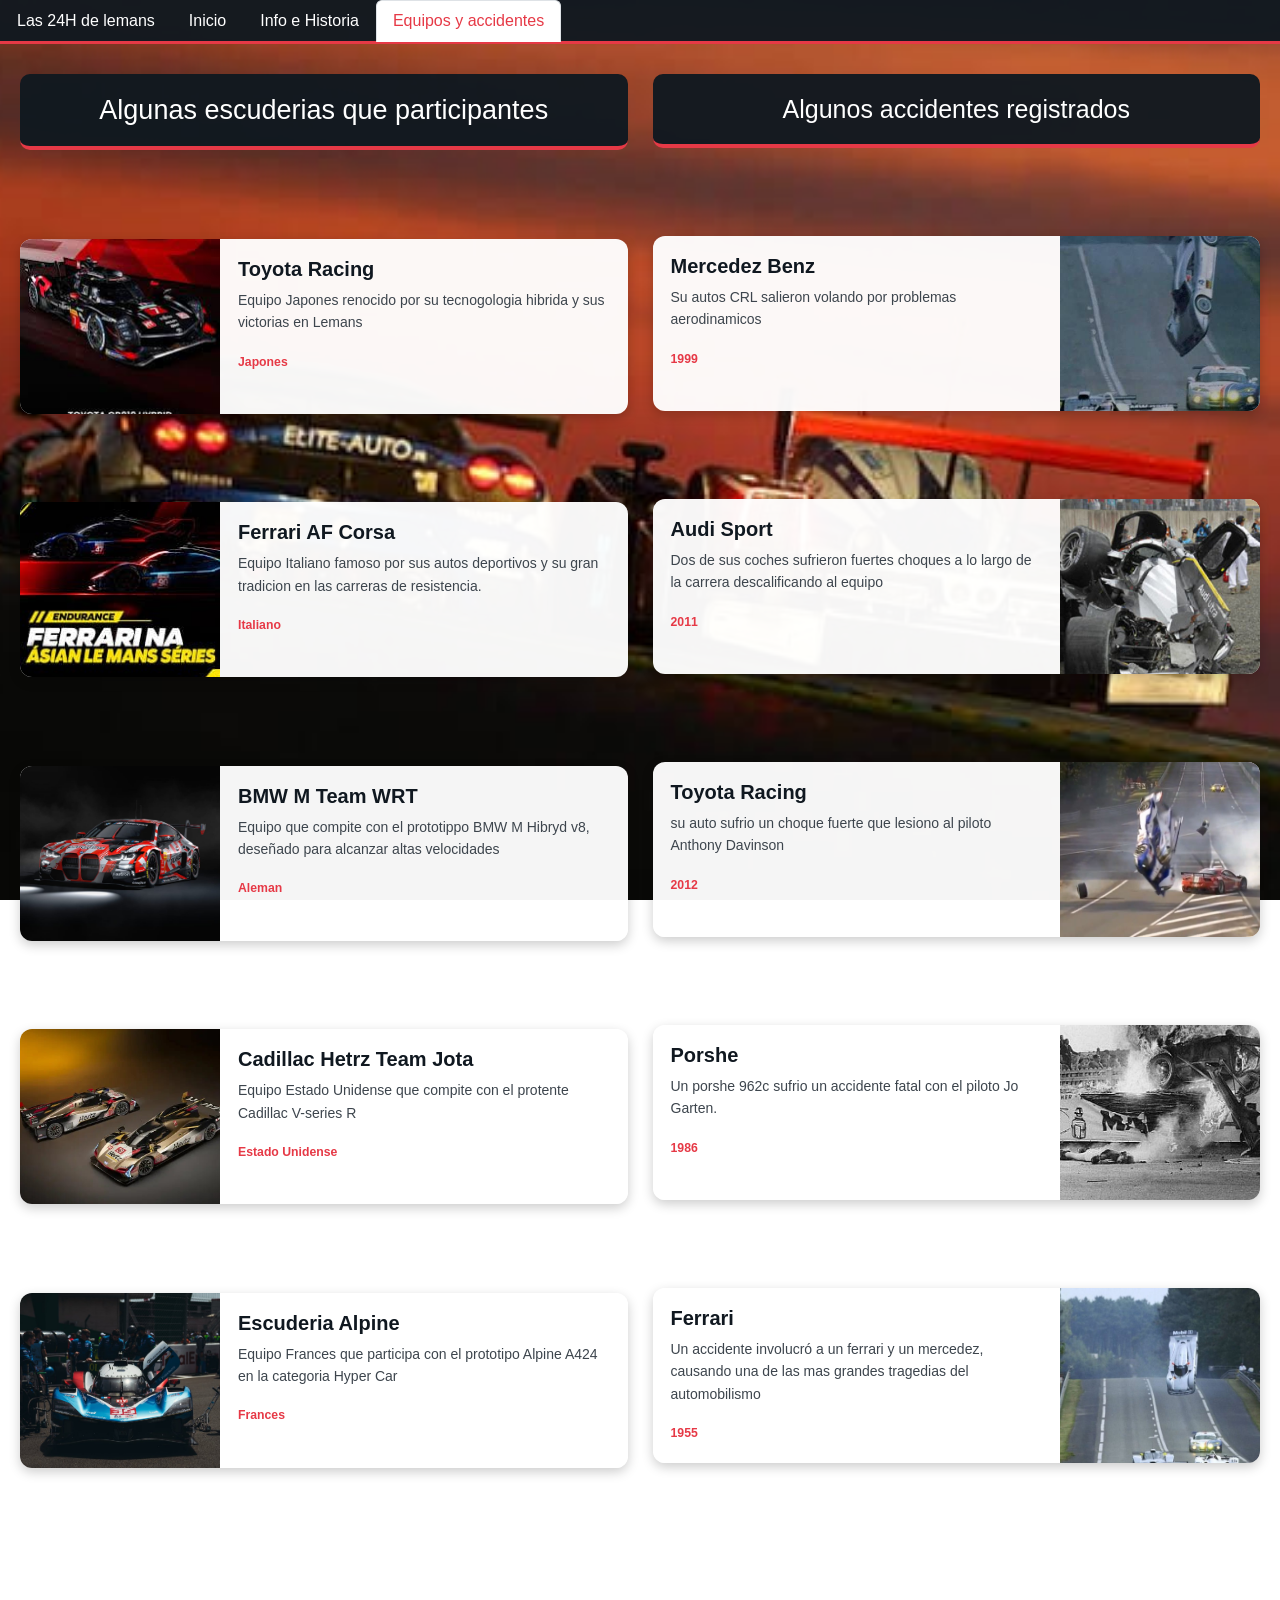
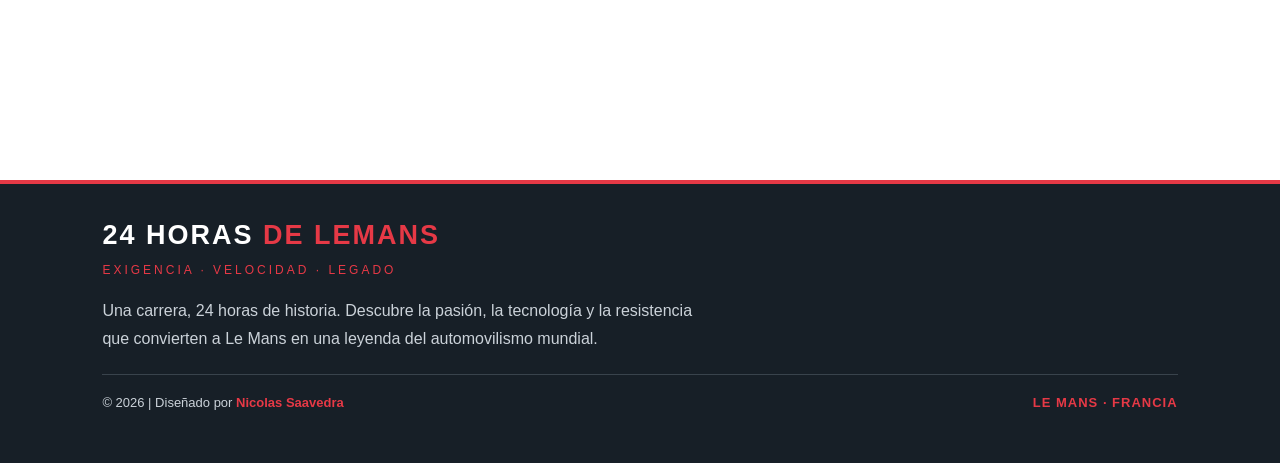
<file: pages/Equipos y accidentes.html>
<!DOCTYPE html>
<html lang="es">

<head>
    <meta charset="UTF-8">
    <meta name="viewport" content="width=device-width, initial-scale=1.0">
    <title>Las 24 Horas de Lemans</title>
    <link href="https://cdn.jsdelivr.net/npm/bootstrap@5.3.8/dist/css/bootstrap.min.css" rel="stylesheet"
        integrity="sha384-sRIl4kxILFvY47J16cr9ZwB07vP4J8+LH7qKQnuqkuIAvNWLzeN8tE5YBujZqJLB" crossorigin="anonymous">
        <link rel="stylesheet" href="..//css/equipos.css">

</head>
<div id="nav">
    <ul class="nav nav-tabs">
        <li class="nav-item">
            <a class="nav-link disabled" aria-disabled="true">Las 24H de lemans</a>
        </li>
        <li class="nav-item">
            <a class="nav-link" href="..//index.html">Inicio</a>
        </li>
        <li class="nav-item">
            <a class="nav-link" href="info e histora.html">Info e Historia</a>
        </li>
        <li class="nav-item">
            <a class="nav-link  active" aria-current="page" href="Equipos y accidentes.html">Equipos y accidentes</a>
        </li>

    </ul>
</div>
</header>
<main>
    <div id="participanes">
        <h2>Algunas escuderias que participantes</h2>
        <br><br>
        <div class="card card-row" style="max-width: 540px;">
            <img src="..//assets/img/equipos y accidentes/escuderio toyota.jpeg" class="card-img-start" alt="imagen toyota">
            <div class="card-body">
                <h4 class="card-title">Toyota Racing</h4>
                <p class="card-text">Equipo Japones renocido por su tecnogologia hibrida y sus victorias en Lemans</p>
                <p class="card-text"><small class="fg-2">Japones  </small></p>
            </div>
        </div>
        <br><br>
        <div class="card card-row" style="max-width: 540px;">
            <img src="..//assets/img/equipos y accidentes/escuderia ferrari.jpeg" class="card-img-start" alt="escuderia ferrari">
            <div class="card-body">
                <h4 class="card-title">Ferrari AF Corsa</h4>
                <p class="card-text">Equipo Italiano famoso por sus autos deportivos y su gran tradicion en las carreras de resistencia.</p>
                <p class="card-text"><small class="fg-2">Italiano</small></p>
            </div>
        </div>
        <br><br>
        <div class="card card-row" style="max-width: 540px;">
            <img src="..//assets/img/equipos y accidentes/escuderia bmw.jpeg" class="card-img-start" alt="Escuderia BMW">
            <div class="card-body">
                <h4 class="card-title">BMW M Team WRT</h4>
                <p class="card-text">Equipo que compite con el prototippo BMW M Hibryd v8, deseñado para alcanzar altas velocidades </p>
                <p class="card-text"><small class="fg-2">Aleman</small></p>
            </div>
        </div>
        <br><br>
        <div class="card card-row" style="max-width: 540px;">
            <img src="..//assets/img/equipos y accidentes/escuderia cadillac.jpeg" class="card-img-start" alt="Escuderia Cadillac">
            <div class="card-body">
                <h4 class="card-title">Cadillac  Hetrz Team Jota</h4>
                <p class="card-text">Equipo Estado Unidense  que compite con el protente Cadillac V-series R</p>
                <p class="card-text"><small class="fg-2">Estado Unidense </small></p>
            </div>
        </div>
        <br><br>
        <div class="card card-row" style="max-width: 540px;">
            <img src="..//assets/img/equipos y accidentes/escuderia alpine.jpeg" class="card-img-start" alt="Escuderia Alpine">
            <div class="card-body">
                <h4 class="card-title">Escuderia Alpine</h4>
                <p class="card-text">Equipo Frances que participa con el prototipo  Alpine A424 en la categoria Hyper Car</p>
                <p class="card-text"><small class="fg-2">Frances</small></p>
            </div>
        </div>

        <br><br>

        <div id="accidentes">
            <section>
                <h2>Algunos accidentes registrados</h2>
                <br><br>
                <div class="card card-row" style="max-width: 540px;">
                    <div class="card-body">
                        <h4 class="card-title">Mercedez Benz</h4>
                        <p class="card-text">Su autos CRL salieron volando por problemas aerodinamicos</p>
                        <p class="card-text"><small class="fg-2">1999</small></p>
                    </div>
                    <img src="..//assets/img/equipos y accidentes/accidente mercedez.jpeg" class="card-img-end" alt="accidente Mercedez Benz">
                </div>
                <br><br>
                <div class="card card-row" style="max-width: 540px;">
                    <div class="card-body">
                        <h4 class="card-title">Audi Sport</h4>
                        <p class="card-text">Dos de sus coches sufrieron fuertes choques a lo largo de la carrera descalificando al equipo</p>
                        <p class="card-text"><small class="fg-2">2011</small></p>
                    </div>
                    <img src="..//assets/img/equipos y accidentes/accidente audi.jpeg" class="card-img-end" alt="accidente audi">
                </div>
                <br><br>
                <div class="card card-row" style="max-width: 540px;">
                    <div class="card-body">
                        <h4 class="card-title">Toyota Racing </h4>
                        <p class="card-text">su auto sufrio un choque fuerte que lesiono al piloto Anthony Davinson</p>
                        <p class="card-text"><small class="fg-2">2012</small></p>
                    </div>
                    <img src="..//assets/img/equipos y accidentes/acccidente toyota.jpeg" class="card-img-end" alt="accidente toyota">
                </div>
                <br><br>
                <div class="card card-row" style="max-width: 540px;">
                    <div class="card-body">
                        <h4 class="card-title">Porshe</h4>
                        <p class="card-text">Un porshe 962c sufrio un accidente fatal con el piloto Jo Garten.</p>
                        <p class="card-text"><small class="fg-2">1986</small></p>
                    </div>
                    <img src="..//assets/img/equipos y accidentes/accidente porshe.jpeg" class="card-img-end" alt="accidente porshe">
                </div>
                <br><br>
                <div class="card card-row" style="max-width: 540px;">
                    <div class="card-body">
                        <h4 class="card-title">Ferrari</h4>
                        <p class="card-text">Un accidente involucró a un ferrari y un mercedez, causando una de las mas grandes tragedias del automobilismo</p>
                        <p class="card-text"><small class="fg-2">1955</small></p>
                    </div>
                    <img src="..//assets/img/equipos y accidentes/accidente ferrari.jpeg" class="card-img-end" alt="accidente ferrari">
                </div>
                <br><br>
            </section>
        </div>
</main>
<footer class="footer">
    <div class="footer-contenido">

        <h2>24 HORAS <span>DE LEMANS</span></h2>

        <p class="subtitulo">
            EXIGENCIA · VELOCIDAD · LEGADO
        </p>

        <p class="descripcion">
            Una carrera, 24 horas de historia.
            Descubre la pasión, la tecnología y la resistencia
            que convierten a Le Mans en una leyenda del
            automovilismo mundial.
        </p>

        <div class="footer-linea"></div>

        <div class="footer-inferior">
            <p class="autor">
                © 2026 | Diseñado por
                <strong>Nicolas Saavedra</strong>
            </p>

            <p class="ubicacion">
                LE MANS · FRANCIA
            </p>
        </div>

    </div>
</footer>


</html>
</file>
<file: css/equipos.css>
* {
    box-sizing: border-box;
}

body {
    margin: 0;
    min-height: 100vh;
    font-family: Arial, Helvetica, sans-serif;
    background-image: url("../assets/img/index/WhatsApp Image 2026-10-12 at 7.16.06 PM.jpeg");
    background-size: cover;
    background-position: center;
    background-repeat: no-repeat;
    background-attachment: fixed;
}

#nav {
    width: 100%;
    background-color: rgba(16, 24, 32, 0.96);
}

#nav .nav {
    justify-content: left;
    border-bottom: 3px solid #e63946;
}

#nav .nav-link {
    color: white;
}

#nav .nav-link:hover {
    color: #e63946;
}

#nav .nav-link.active {
    color: #e63946;
    background-color: white;
}

main {
    width: 100%;
    max-width: 1500px;
    margin: 0 auto;
    padding: 30px 20px;
}

#participanes {
    display: grid;
    grid-template-columns: repeat(2, minmax(0, 1fr));
    gap: 25px;
    align-items: start;
}

#participanes > h2 {
    grid-column: 1;
    grid-row: 1;
    margin: 0;
    padding: 20px 12px;
    color: white;
    background-color: rgba(16, 24, 32, 0.96);
    border-bottom: 4px solid #e63946;
    border-radius: 10px;
    font-size: 27px;
    text-align: center;
}

#participanes > .card {
    grid-column: 1;
    margin: 0;
}

#participanes > .card:nth-of-type(1) {
    grid-row: 2;
}

#participanes > .card:nth-of-type(2) {
    grid-row: 3;
}

#participanes > .card:nth-of-type(3) {
    grid-row: 4;
}

#participanes > .card:nth-of-type(4) {
    grid-row: 5;
}

#participanes > .card:nth-of-type(5) {
    grid-row: 6;
}

#accidentes {
    grid-column: 2;
    grid-row: 1 / 7;
    min-width: 0;
}

#accidentes section {
    display: flex;
    flex-direction: column;
    gap: 20px;
}

#accidentes section > h2 {
    margin: 0;
    padding: 20px 12px;
    color: white;
    background-color: rgba(16, 24, 32, 0.96);
    border-bottom: 4px solid #e63946;
    border-radius: 10px;
    font-size: 25px;
    text-align: center;
}

#participanes > .card,
#accidentes .card {
    display: flex;
    flex-direction: row;
    align-items: stretch;
    width: 100%;
    max-width: none !important;
    min-width: 0;
    overflow: hidden;
    border: none;
    border-radius: 12px;
    background-color: rgba(255, 255, 255, 0.96);
    box-shadow: 0 4px 12px rgba(0, 0, 0, 0.2);
    transition: transform 0.2s;
}

#participanes > .card:hover,
#accidentes .card:hover {
    transform: translateY(-3px);
}

.card-body {
    flex: 1;
    min-width: 0;
    padding: 18px;
}

.card-title {
    color: #101820;
    font-size: 20px;
    font-weight: bold;
}

.card-text {
    color: #3d454d;
    font-size: 14px;
    line-height: 1.6;
    overflow-wrap: anywhere;
}

.card-text small {
    color: #e63946;
    font-weight: bold;
}

.card-img-start,
.card-img-end {
    width: 38%;
    max-width: 200px;
    min-width: 0;
    height: 175px;
    object-fit: cover;
    object-position: center;
    align-self: center;
    flex-shrink: 0;
}

.card-img-start {
    order: -1;
}

.card-img-end {
    order: 1;
}

/* FOOTER */
.footer {
    width: 100%;
    margin-top: auto;
    padding: 35px 8%;

    background-color: rgba(16, 24, 32, 0.97);
    color: white;

    border-top: 4px solid #e63946;
}

.footer-contenido {
    width: 100%;
    max-width: 1100px;
    margin: 0 auto;
}

.footer h2 {
    font-size: 27px;
    font-weight: bold;
    letter-spacing: 2px;
    margin-bottom: 10px;
}

.footer h2 span {
    color: #e63946;
}

.subtitulo {
    color: #e63946;
    font-size: 12px;
    letter-spacing: 3px;
    margin-bottom: 18px;
}

.descripcion {
    max-width: 600px;
    color: #cbd2d9;
    line-height: 1.7;
    margin-bottom: 22px;
}

.footer-linea {
    width: 100%;
    height: 1px;
    background-color: #39434c;
    margin-bottom: 18px;
}

.footer-inferior {
    display: flex;
    justify-content: space-between;
    align-items: center;
    flex-wrap: wrap;
    gap: 12px;
    font-size: 13px;
    color: #cbd2d9;
}

.autor strong {
    color: #e63946;
}

.ubicacion {
    color: #e63946;
    font-weight: bold;
    letter-spacing: 1px;
}

/* ADAPTACIÓN A CELULARES */
@media (max-width: 600px) {
    #nav .nav {
        flex-wrap: wrap;
    }

    #nav .nav-link {
        padding: 8px;
        font-size: 13px;
    }

    main {
        padding: 45px 18px;
    }

    .footer {
        padding: 28px 6%;
    }

    .footer h2 {
        font-size: 22px;
    }

    .footer-inferior {
        flex-direction: column;
        align-items: flex-start;
    }
}
</file>
